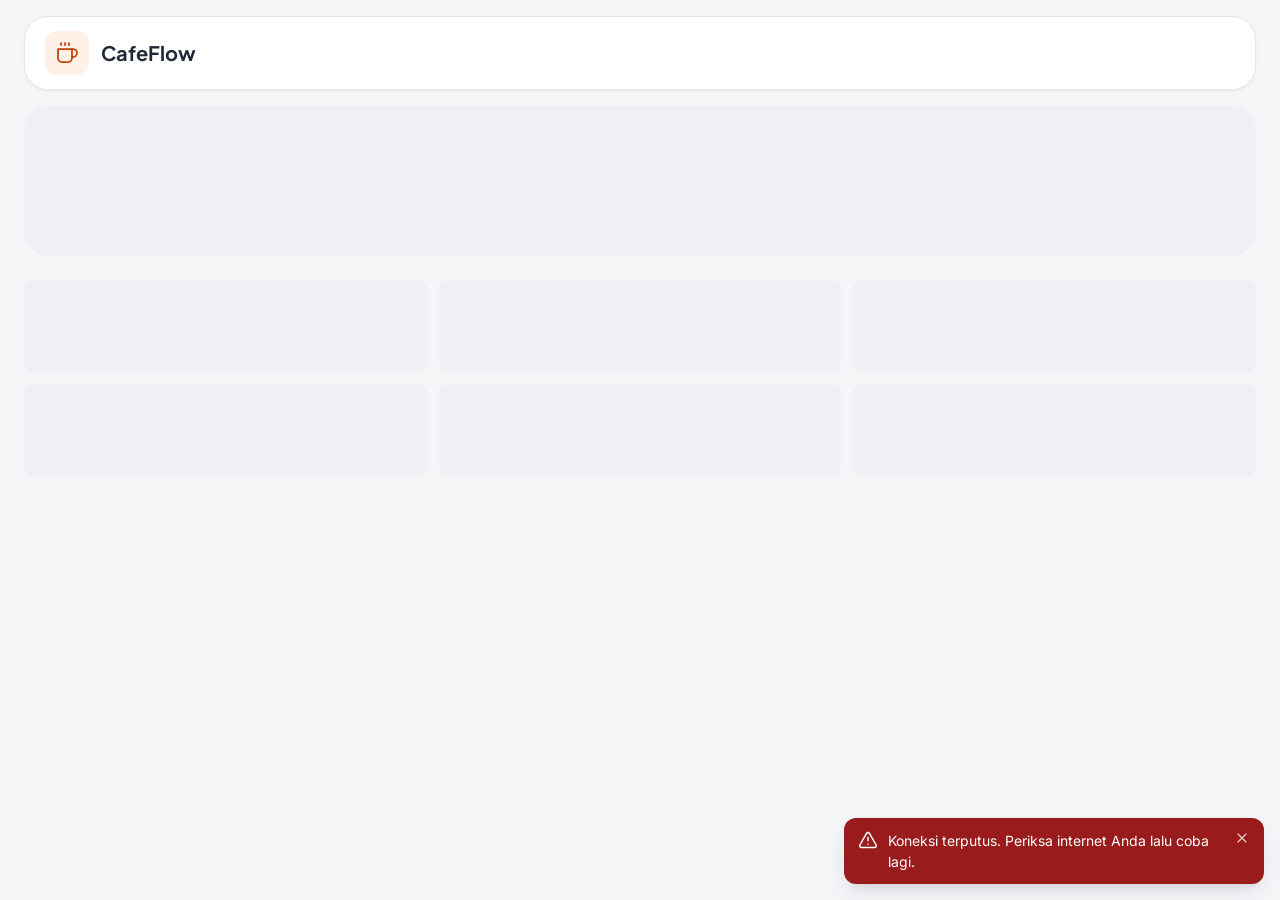
<file: index.html>
<!doctype html>
<html lang="id">
<head>
  <meta charset="utf-8">
  <meta name="viewport" content="width=device-width, initial-scale=1, viewport-fit=cover">
  <title>Menu & Price List</title>
  <meta name="description" content="Pesan menu langsung dari meja lewat QR, bayar digital, dan lihat price list cafe & steam.">
  <meta name="theme-color" content="#C2410C">
  <link rel="icon" href="favicon.svg">
  <link rel="preconnect" href="https://fonts.googleapis.com">
  <link rel="preconnect" href="https://fonts.gstatic.com" crossorigin>
  <link href="https://fonts.googleapis.com/css2?family=Inter:wght@400;500;600;700&family=Plus+Jakarta+Sans:wght@500;600;700;800&display=swap" rel="stylesheet">
  <link rel="stylesheet" href="css/style.css?v=1.0.2">
</head>
<body>
  <div id="app" aria-live="polite"></div>
  <div class="print-area" id="print-area"></div>
  <noscript>Aktifkan JavaScript untuk membuka menu.</noscript>
  <script src="js/config.js?v=1.0.2"></script>
  <script src="js/core.js?v=1.0.2"></script>
  <script src="js/qr.js?v=1.0.2"></script>
  <script src="js/customer.js?v=1.0.2"></script>
</body>
</html>
</file>
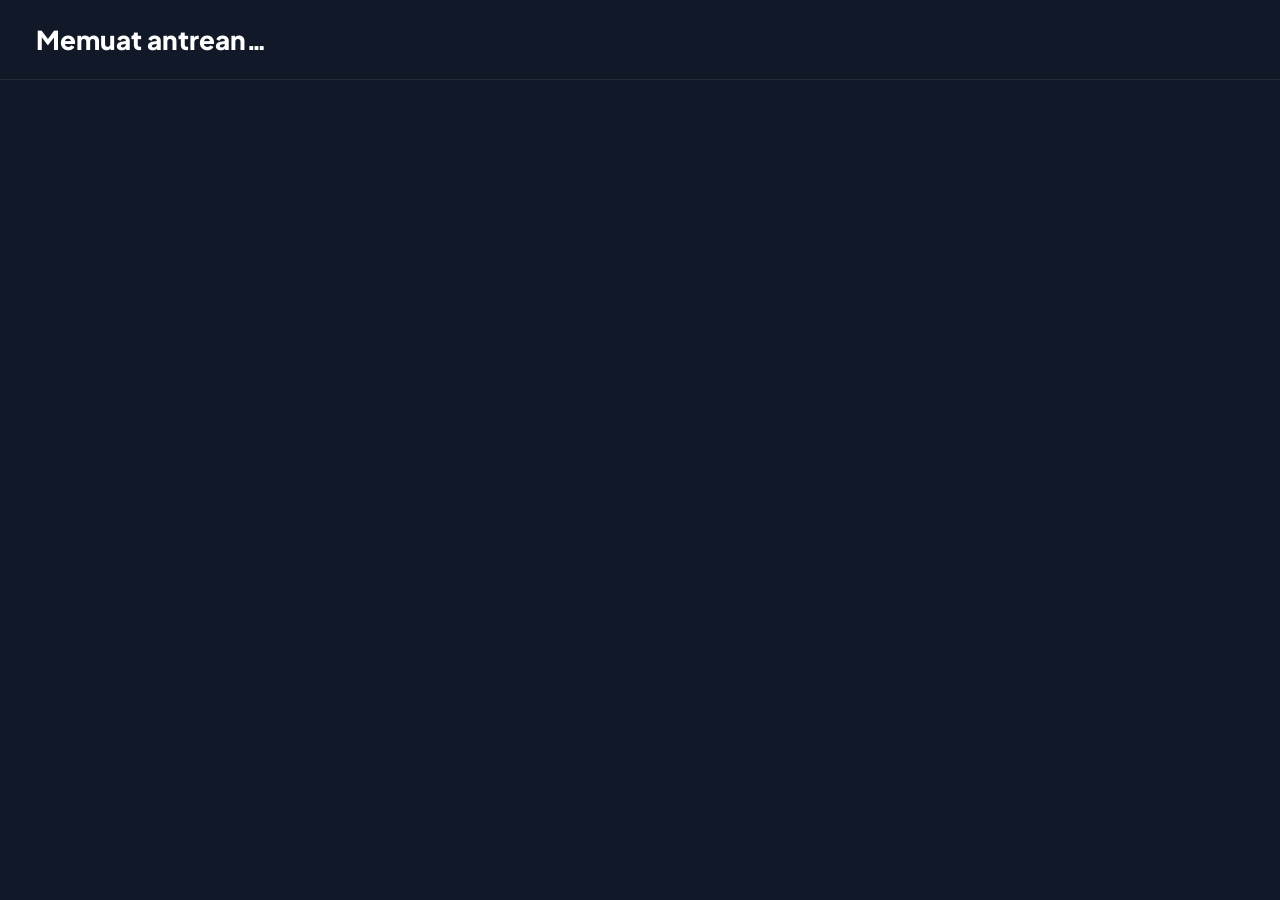
<file: antrean.html>
<!doctype html>
<html lang="id">
<head>
  <meta charset="utf-8">
  <meta name="viewport" content="width=device-width, initial-scale=1">
  <title>Layar Antrean</title>
  <meta name="robots" content="noindex">
  <link rel="icon" href="favicon.svg">
  <link rel="preconnect" href="https://fonts.googleapis.com">
  <link rel="preconnect" href="https://fonts.gstatic.com" crossorigin>
  <link href="https://fonts.googleapis.com/css2?family=Inter:wght@400;500;600&family=Plus+Jakarta+Sans:wght@600;700;800&display=swap" rel="stylesheet">
  <link rel="stylesheet" href="css/style.css?v=1.0.2">
</head>
<body style="background:#111827">
  <div id="app"></div>
  <script src="js/config.js?v=1.0.2"></script>
  <script src="js/core.js?v=1.0.2"></script>
  <script src="js/antrean.js?v=1.0.2"></script>
</body>
</html>
</file>
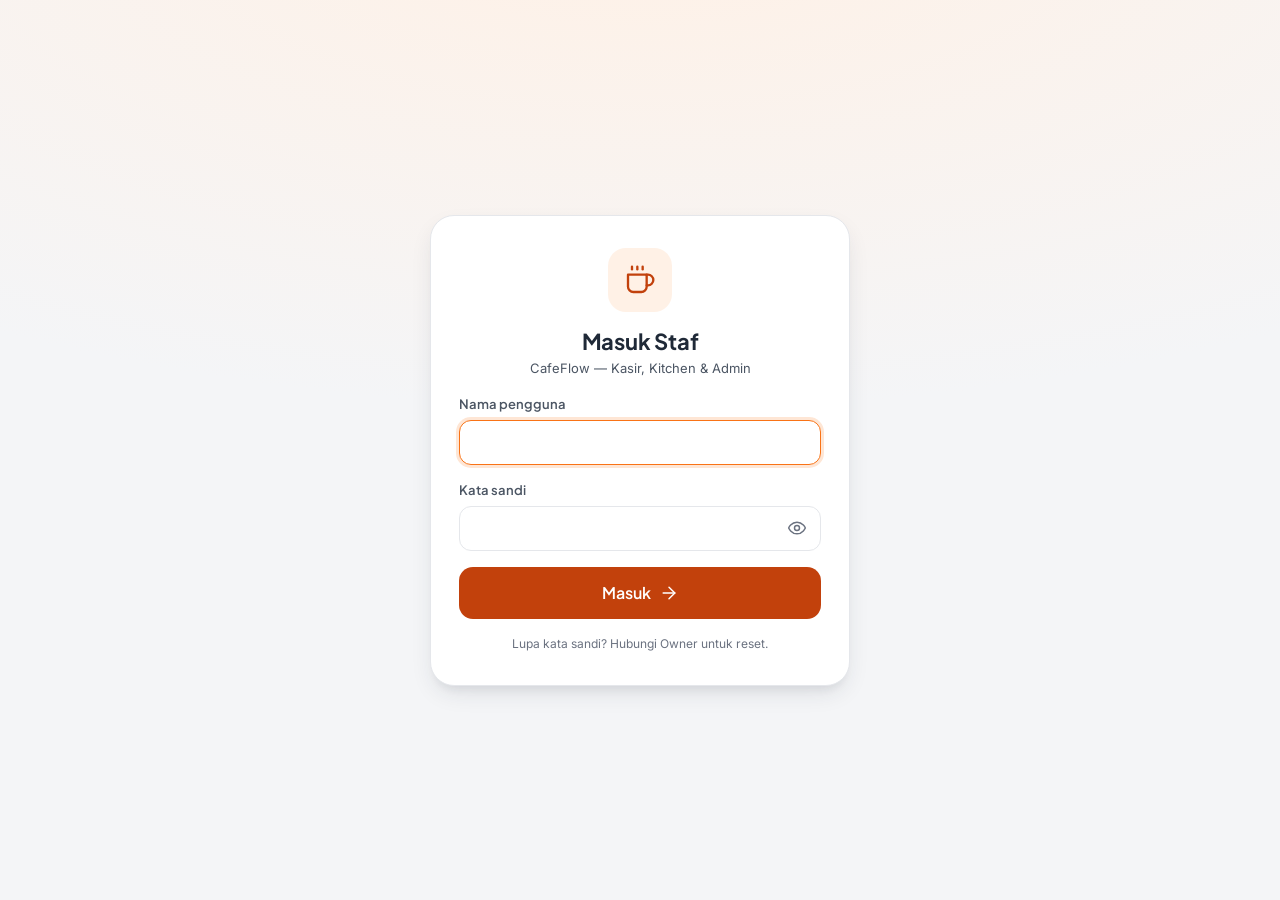
<file: staff.html>
<!doctype html>
<html lang="id">
<head>
  <meta charset="utf-8">
  <meta name="viewport" content="width=device-width, initial-scale=1, viewport-fit=cover">
  <title>Staf — Kasir, Kitchen & Admin</title>
  <meta name="robots" content="noindex, nofollow">
  <meta name="theme-color" content="#C2410C">
  <link rel="icon" href="favicon.svg">
  <link rel="preconnect" href="https://fonts.googleapis.com">
  <link rel="preconnect" href="https://fonts.gstatic.com" crossorigin>
  <link href="https://fonts.googleapis.com/css2?family=Inter:wght@400;500;600;700&family=Plus+Jakarta+Sans:wght@500;600;700;800&display=swap" rel="stylesheet">
  <link rel="stylesheet" href="css/style.css?v=1.0.2">
</head>
<body>
  <div id="app"></div>
  <div class="print-area" id="print-area"></div>
  <noscript>Aktifkan JavaScript untuk membuka dashboard staf.</noscript>
  <script src="js/config.js?v=1.0.2"></script>
  <script src="js/core.js?v=1.0.2"></script>
  <script src="js/qr.js?v=1.0.2"></script>
  <script src="js/chart.js?v=1.0.2"></script>
  <script src="js/xlsx.js?v=1.0.2"></script>
  <script src="js/staff.js?v=1.0.2"></script>
  <script src="js/admin.js?v=1.0.2"></script>
</body>
</html>
</file>
<file: css/style.css>
/* =====================================================================
   CafeFlow — Design System "Warm Modern Culinary"
   Warna utama & aksen dapat diganti Owner (Pengaturan → Identitas);
   nilai di bawah adalah default dan ditimpa lewat CSS variable oleh core.js
   ===================================================================== */
:root {
  --primary: #C2410C; --primary-hover: #9A3412; --primary-press: #7C2D12; --on-primary: #FFFFFF;
  --accent: #F97316; --accent-tint: #FFF1E6; --accent-line: #FDBA8C;
  --green: #15803D; --green-tint: #DCFCE7; --amber: #92400E; --amber-tint: #FEF3C7; --amber-line: #F59E0B;
  --red: #DC2626; --red-text: #991B1B; --red-tint: #FEE2E2; --blue: #1E40AF; --blue-tint: #DBEAFE; --neutral-tint: #F1F5F9;
  --bg: #F4F5F7; --surface: #FFFFFF; --surface-2: #F9FAFB; --soft: #EFF4FF; --soft-2: #F3F4F6;
  --text: #1F2937; --muted: #4B5563; --faint: #6B7280; --placeholder: #9CA3AF; --border: #E5E7EB; --border-strong: #D1D5DB; --dark: #1F2937;
  --r-xs: 6px; --r-sm: 8px; --r: 12px; --r-lg: 16px; --r-xl: 24px;
  --sh1: 0 1px 3px rgba(31,41,55,.04), 0 1px 2px rgba(31,41,55,.02);
  --sh2: 0 4px 6px -1px rgba(31,41,55,.07), 0 2px 4px -2px rgba(31,41,55,.05);
  --sh3: 0 10px 25px -5px rgba(31,41,55,.12), 0 8px 10px -6px rgba(31,41,55,.08);
  --font-head: 'Plus Jakarta Sans', 'Inter', system-ui, -apple-system, 'Segoe UI', Roboto, sans-serif;
  --font-body: 'Inter', system-ui, -apple-system, 'Segoe UI', Roboto, sans-serif;
  --ease: cubic-bezier(.2,.8,.2,1);
  --safe-b: env(safe-area-inset-bottom, 0px);
}
*, *::before, *::after { box-sizing: border-box; }
html { -webkit-text-size-adjust: 100%; }
body { margin: 0; font-family: var(--font-body); font-size: 15px; line-height: 1.5; color: var(--text); background: var(--bg); -webkit-font-smoothing: antialiased; }
h1, h2, h3, h4, .head { font-family: var(--font-head); margin: 0; line-height: 1.25; letter-spacing: -.01em; }
h1 { font-size: 28px; font-weight: 700; } h2 { font-size: 22px; font-weight: 700; } h3 { font-size: 18px; font-weight: 600; } h4 { font-size: 15px; font-weight: 600; }
p { margin: 0; }
a { color: var(--primary); text-decoration: none; } a:hover { text-decoration: underline; }
img { max-width: 100%; display: block; }
button, input, select, textarea { font: inherit; color: inherit; }
button { cursor: pointer; background: none; border: 0; padding: 0; }
:focus-visible { outline: 2px solid var(--accent); outline-offset: 2px; border-radius: 6px; }
::placeholder { color: var(--placeholder); }
.sr-only { position: absolute; width: 1px; height: 1px; overflow: hidden; clip: rect(0 0 0 0); white-space: nowrap; }
.hide, [hidden] { display: none !important; }
.tnum { font-variant-numeric: tabular-nums; }
.row { display: flex; align-items: center; gap: 8px; } .row.top { align-items: flex-start; } .col { display: flex; flex-direction: column; gap: 8px; }
.between { justify-content: space-between; } .wrap { flex-wrap: wrap; } .grow { flex: 1; min-width: 0; } .center { text-align: center; } .right { text-align: right; } .nowrap { white-space: nowrap; }
.gap-4 { gap: 4px; } .gap-8 { gap: 8px; } .gap-12 { gap: 12px; } .gap-16 { gap: 16px; } .gap-24 { gap: 24px; }
.mt-4 { margin-top: 4px; } .mt-8 { margin-top: 8px; } .mt-12 { margin-top: 12px; } .mt-16 { margin-top: 16px; } .mt-24 { margin-top: 24px; } .mb-8 { margin-bottom: 8px; } .mb-12 { margin-bottom: 12px; } .mb-16 { margin-bottom: 16px; }
.muted { color: var(--muted); } .faint { color: var(--faint); } .small { font-size: 13px; } .xs { font-size: 12px; } .bold { font-weight: 700; } .semi { font-weight: 600; }
.green { color: var(--green); } .orange { color: var(--primary); } .red { color: var(--red-text); } .amber { color: var(--amber); }
.price { font-family: var(--font-head); font-weight: 700; color: var(--green); font-variant-numeric: tabular-nums; }
.strike { text-decoration: line-through; color: var(--placeholder); font-size: 12px; }
.clamp2 { display: -webkit-box; -webkit-line-clamp: 2; -webkit-box-orient: vertical; overflow: hidden; }
.ellipsis { white-space: nowrap; overflow: hidden; text-overflow: ellipsis; }
.ic { width: 20px; height: 20px; flex: none; stroke: currentColor; fill: none; stroke-width: 1.75; stroke-linecap: round; stroke-linejoin: round; }
.ic.sm { width: 16px; height: 16px; } .ic.lg { width: 24px; height: 24px; } .ic.xl { width: 32px; height: 32px; }

/* ---------- Tombol ---------- */
.btn { display: inline-flex; align-items: center; justify-content: center; gap: 8px; min-height: 44px; padding: 0 18px; border-radius: var(--r); font-family: var(--font-head); font-weight: 600; font-size: 14px; line-height: 1; border: 1px solid transparent; transition: background .15s var(--ease), border-color .15s, transform .1s, box-shadow .15s; white-space: nowrap; user-select: none; }
.btn:active:not(:disabled) { transform: scale(.98); }
.btn:disabled, .btn[aria-disabled="true"] { opacity: .5; cursor: not-allowed; }
.btn-primary { background: var(--primary); color: var(--on-primary); } .btn-primary:hover:not(:disabled) { background: var(--primary-hover); } .btn-primary:active:not(:disabled) { background: var(--primary-press); }
.btn-dark { background: var(--dark); color: #fff; } .btn-dark:hover:not(:disabled) { background: #111827; }
.btn-secondary { background: var(--surface); border-color: var(--border); color: var(--text); } .btn-secondary:hover:not(:disabled) { background: var(--surface-2); border-color: var(--border-strong); }
.btn-soft { background: var(--soft); color: var(--text); } .btn-soft:hover:not(:disabled) { background: #E3EBFC; }
.btn-tint { background: var(--accent-tint); color: var(--primary-hover); } .btn-tint:hover:not(:disabled) { background: #FFE4CC; }
.btn-ghost { background: transparent; color: var(--muted); } .btn-ghost:hover:not(:disabled) { background: var(--soft-2); color: var(--text); }
.btn-danger { background: var(--red); color: #fff; } .btn-danger:hover:not(:disabled) { background: #B91C1C; }
.btn-danger-o { background: var(--surface); color: var(--red-text); border-color: #FCA5A5; } .btn-danger-o:hover:not(:disabled) { background: var(--red-tint); }
.btn-success { background: var(--green-tint); color: #14532D; border-color: #86EFAC; } .btn-success:hover:not(:disabled) { background: #BBF7D0; }
.btn-sm { min-height: 36px; padding: 0 12px; font-size: 13px; border-radius: 10px; }
.btn-lg { min-height: 52px; padding: 0 22px; font-size: 16px; border-radius: 14px; }
.btn-block { width: 100%; }
.btn-icon { width: 44px; padding: 0; } .btn-icon.btn-sm { width: 36px; }
.btn .spin { width: 16px; height: 16px; border: 2px solid currentColor; border-right-color: transparent; border-radius: 50%; animation: spin .7s linear infinite; }
@keyframes spin { to { transform: rotate(360deg); } }

/* ---------- Chip, badge, pill ---------- */
.chip { display: inline-flex; align-items: center; gap: 6px; min-height: 40px; padding: 0 16px; border-radius: 999px; border: 1px solid var(--border); background: var(--surface); color: var(--muted); font-size: 14px; font-weight: 500; white-space: nowrap; transition: all .15s; }
.chip:hover { border-color: var(--border-strong); color: var(--text); }
.chip.on { background: var(--accent-tint); border-color: var(--accent); color: var(--primary-hover); font-weight: 600; }
.chip .n { font-size: 12px; background: var(--soft-2); border-radius: 99px; padding: 1px 7px; color: var(--faint); }
.chip.on .n { background: #fff; color: var(--primary-hover); }
.badge { display: inline-flex; align-items: center; gap: 4px; padding: 3px 10px; border-radius: 999px; font-size: 12px; font-weight: 600; line-height: 1.4; white-space: nowrap; font-family: var(--font-head); }
.badge .ic { width: 13px; height: 13px; stroke-width: 2.2; }
.b-orange { background: var(--accent-tint); color: var(--primary-hover); } .b-green { background: var(--green-tint); color: #14532D; } .b-amber { background: var(--amber-tint); color: var(--amber); }
.b-red { background: var(--red-tint); color: var(--red-text); } .b-blue { background: var(--blue-tint); color: var(--blue); } .b-neutral { background: var(--neutral-tint); color: #475569; } .b-dark { background: rgba(17,24,39,.78); color: #fff; } .b-white { background: rgba(255,255,255,.95); color: var(--text); box-shadow: var(--sh1); }
.b-solid-red { background: var(--red); color: #fff; } .b-solid-orange { background: var(--primary); color: #fff; }
.dot { width: 8px; height: 8px; border-radius: 50%; background: currentColor; display: inline-block; flex: none; }
.pill-meja { white-space: nowrap; flex: none; display: inline-flex; align-items: center; gap: 8px; padding: 8px 14px; border-radius: 999px; font-size: 14px; font-weight: 600; font-family: var(--font-head); background: var(--green-tint); color: var(--green); border: 1px solid #A7F3D0; }
.pill-meja.off { background: var(--amber-tint); color: var(--amber); border-color: #FCD34D; }
.pill-meja .sep { width: 1px; height: 14px; background: currentColor; opacity: .35; }

/* ---------- Kartu & panel ---------- */
.card { background: var(--surface); border: 1px solid var(--border); border-radius: var(--r-lg); box-shadow: var(--sh1); }
.card.pad { padding: 20px; } .card.pad-s { padding: 16px; }
.card-title { display: flex; align-items: center; justify-content: space-between; gap: 8px; margin-bottom: 14px; }
.card-title h3 { font-size: 17px; }
.soft-box { background: var(--surface-2); border: 1px solid var(--border); border-radius: var(--r); padding: 14px; }
.divider { height: 1px; background: var(--border); margin: 14px 0; } .divider.dash { background: none; border-top: 1px dashed var(--border-strong); }
.banner { display: flex; align-items: flex-start; gap: 10px; padding: 12px 14px; border-radius: var(--r); font-size: 14px; border: 1px solid transparent; }
.banner.info { background: var(--blue-tint); color: #1E3A8A; } .banner.warn { background: var(--amber-tint); color: var(--amber); border-color: #FDE68A; } .banner.ok { background: var(--green-tint); color: #14532D; border-color: #BBF7D0; } .banner.danger { background: var(--red-tint); color: var(--red-text); } .banner.orange { background: var(--accent-tint); color: var(--primary-hover); border-color: #FED7AA; }
.banner .ic { margin-top: 1px; }

/* ---------- Form ---------- */
.field { display: flex; flex-direction: column; gap: 6px; }
.label { font-size: 13px; font-weight: 600; color: var(--muted); font-family: var(--font-head); }
.label .req { color: var(--red); }
.label-up { font-size: 11px; font-weight: 600; letter-spacing: .06em; text-transform: uppercase; color: var(--faint); }
.input, .select, .textarea { width: 100%; min-height: 44px; padding: 10px 14px; border: 1px solid var(--border); border-radius: var(--r); background: var(--surface); font-size: 15px; transition: border-color .15s, box-shadow .15s; }
.input:focus, .select:focus, .textarea:focus { outline: none; border-color: var(--accent); box-shadow: 0 0 0 3px rgba(249,115,22,.18); }
.input.bad, .select.bad, .textarea.bad { border-color: var(--red); }
.input[readonly] { background: var(--surface-2); color: var(--muted); }
.textarea { min-height: 88px; resize: vertical; line-height: 1.45; }
.select { appearance: none; background-image: url("data:image/svg+xml,%3Csvg xmlns='http://www.w3.org/2000/svg' viewBox='0 0 24 24' fill='none' stroke='%236B7280' stroke-width='2' stroke-linecap='round'%3E%3Cpath d='m6 9 6 6 6-6'/%3E%3C/svg%3E"); background-repeat: no-repeat; background-position: right 12px center; background-size: 18px; padding-right: 38px; }
.help { font-size: 12px; color: var(--faint); } .err-msg { font-size: 12px; color: var(--red-text); display: flex; gap: 4px; align-items: center; }
.input-group { display: flex; gap: 8px; } .input-group .input { flex: 1; }
.search { position: relative; } .search .ic { position: absolute; left: 14px; top: 50%; transform: translateY(-50%); color: var(--placeholder); } .search .input { padding-left: 42px; border-radius: 999px; background: var(--surface); }
.switch { position: relative; display: inline-flex; align-items: center; gap: 10px; cursor: pointer; min-height: 32px; }
.switch input { position: absolute; opacity: 0; width: 1px; height: 1px; }
.switch .tr { width: 44px; height: 26px; border-radius: 99px; background: var(--border-strong); position: relative; transition: background .15s; flex: none; }
.switch .tr::after { content: ''; position: absolute; top: 3px; left: 3px; width: 20px; height: 20px; border-radius: 50%; background: #fff; box-shadow: var(--sh2); transition: transform .18s var(--ease); }
.switch input:checked + .tr { background: var(--primary); } .switch input:checked + .tr::after { transform: translateX(18px); }
.switch input:focus-visible + .tr { outline: 2px solid var(--accent); outline-offset: 2px; }
.check { display: flex; gap: 10px; align-items: center; cursor: pointer; } .check input { width: 20px; height: 20px; accent-color: var(--primary); }
.grid-form { display: grid; grid-template-columns: repeat(2, minmax(0, 1fr)); gap: 14px 16px; } .grid-form .full { grid-column: 1 / -1; }
@media (max-width: 640px) { .grid-form { grid-template-columns: 1fr; } }

/* Kartu pilihan (opsi menu, metode bayar) */
.opt { display: flex; align-items: center; gap: 12px; padding: 14px 16px; border-radius: var(--r); background: var(--soft); border: 1.5px solid transparent; cursor: pointer; transition: border-color .15s, background .15s; min-height: 56px; }
.opt:hover { border-color: var(--border-strong); }
.opt.on { background: var(--accent-tint); border-color: var(--accent); }
.opt input { position: absolute; opacity: 0; pointer-events: none; }
.opt .mark { width: 22px; height: 22px; flex: none; border: 2px solid var(--border-strong); border-radius: 50%; background: #fff; display: grid; place-items: center; }
.opt.multi .mark { border-radius: 6px; }
.opt.on .mark { border-color: var(--primary); background: var(--primary); }
.opt.on .mark::after { content: ''; width: 8px; height: 8px; border-radius: 50%; background: #fff; }
.opt.multi.on .mark::after { width: 10px; height: 6px; border-radius: 0; background: none; border: 2px solid #fff; border-top: 0; border-right: 0; transform: rotate(-45deg) translate(1px,-1px); }
.opt.disabled { opacity: .5; cursor: not-allowed; }

/* Stepper jumlah */
.stepper { display: inline-flex; align-items: center; gap: 4px; background: var(--surface); border: 1px solid var(--border); border-radius: 999px; padding: 3px; }
.stepper button { width: 32px; height: 32px; border-radius: 50%; display: grid; place-items: center; color: var(--text); }
.stepper button:hover { background: var(--soft-2); }
.stepper button.plus { background: var(--primary); color: #fff; } .stepper button.plus:hover { background: var(--primary-hover); }
.stepper .v { min-width: 24px; text-align: center; font-weight: 700; font-family: var(--font-head); font-variant-numeric: tabular-nums; }
.stepper.lg button { width: 44px; height: 44px; } .stepper.lg .v { min-width: 36px; font-size: 18px; }
.stepper button:disabled { opacity: .35; cursor: not-allowed; }

/* Segmented & tabs */
.seg { display: inline-flex; background: var(--soft-2); border-radius: 999px; padding: 4px; gap: 2px; }
.seg button { white-space: nowrap; min-height: 38px; padding: 0 16px; border-radius: 999px; font-weight: 600; font-size: 14px; color: var(--muted); font-family: var(--font-head); display: inline-flex; align-items: center; gap: 6px; }
.seg button.on { background: var(--surface); color: var(--text); box-shadow: var(--sh2); }
.tabs { display: flex; gap: 4px; border-bottom: 1px solid var(--border); overflow-x: auto; scrollbar-width: none; }
.tabs::-webkit-scrollbar { display: none; }
.tabs button { padding: 12px 14px; font-weight: 600; color: var(--faint); border-bottom: 2px solid transparent; margin-bottom: -1px; white-space: nowrap; font-family: var(--font-head); font-size: 14px; display: inline-flex; gap: 6px; align-items: center; }
.tabs button.on { color: var(--primary); border-bottom-color: var(--primary); }

/* Skeleton & kosong */
.skel { background: linear-gradient(90deg, #EEF0F3 25%, #F6F7F9 37%, #EEF0F3 63%); background-size: 400% 100%; animation: shimmer 1.3s ease infinite; border-radius: var(--r-sm); }
@keyframes shimmer { 0% { background-position: 100% 50%; } 100% { background-position: 0 50%; } }
.empty { text-align: center; padding: 40px 20px; color: var(--faint); display: flex; flex-direction: column; align-items: center; gap: 10px; }
.empty .art { width: 72px; height: 72px; border-radius: 50%; background: var(--accent-tint); display: grid; place-items: center; color: var(--primary); }
.empty .art .ic { width: 34px; height: 34px; }
.empty h4 { color: var(--text); }

/* Toast */
.toasts { position: fixed; bottom: 16px; right: 16px; z-index: 9999; display: flex; flex-direction: column; gap: 8px; pointer-events: none; max-width: min(420px, calc(100vw - 32px)); }
.toast { pointer-events: auto; display: flex; align-items: flex-start; gap: 10px; padding: 12px 14px; border-radius: var(--r); background: #111827; color: #fff; box-shadow: var(--sh3); font-size: 14px; animation: toastIn .22s var(--ease); }
.toast.ok { background: #14532D; } .toast.err { background: #991B1B; } .toast.warn { background: #92400E; } .toast.info { background: #1E3A8A; }
.toast button { color: inherit; opacity: .8; margin-left: auto; }
@keyframes toastIn { from { opacity: 0; transform: translateY(-8px); } to { opacity: 1; transform: none; } }
@media (max-width: 640px) { .toasts { left: 16px; right: 16px; top: 12px; bottom: auto; margin: 0 auto; } }

/* Modal & bottom sheet */
.backdrop { position: fixed; inset: 0; background: rgba(31,41,55,.45); backdrop-filter: blur(4px); -webkit-backdrop-filter: blur(4px); z-index: 950; display: flex; align-items: center; justify-content: center; padding: 16px; animation: fade .18s ease; }
@keyframes fade { from { opacity: 0; } }
.modal { background: var(--surface); border-radius: var(--r-xl); box-shadow: var(--sh3); width: 100%; max-width: 520px; max-height: calc(100vh - 32px); display: flex; flex-direction: column; animation: pop .22s var(--ease); }
.modal.lg { max-width: 760px; } .modal.sm { max-width: 420px; }
@keyframes pop { from { opacity: 0; transform: translateY(12px) scale(.98); } }
.modal-head { display: flex; align-items: center; gap: 12px; padding: 18px 20px 12px; }
.modal-head h3 { flex: 1; }
.modal-body { padding: 4px 20px 16px; overflow-y: auto; }
.modal-foot { display: flex; gap: 10px; justify-content: flex-end; padding: 14px 20px 18px; border-top: 1px solid var(--border); flex-wrap: wrap; }
.modal-foot .btn { flex: 0 1 auto; }
@media (max-width: 640px) {
  .backdrop { align-items: flex-end; padding: 0; }
  .modal { max-width: none !important; border-radius: 24px 24px 0 0; max-height: 92vh; animation: sheetUp .26s var(--ease); padding-bottom: var(--safe-b); }
  .modal::before { content: ''; width: 40px; height: 4px; border-radius: 4px; background: var(--border-strong); margin: 8px auto 0; flex: none; }
  .modal-foot .btn { flex: 1; }
}
@keyframes sheetUp { from { transform: translateY(40px); opacity: .6; } }

/* Tabel data */
.table-wrap { overflow-x: auto; border: 1px solid var(--border); border-radius: var(--r-lg); background: var(--surface); }
table.tbl { width: 100%; border-collapse: collapse; font-size: 14px; }
.tbl th { position: sticky; top: 0; background: var(--surface-2); text-align: left; font-size: 11px; font-weight: 600; letter-spacing: .06em; text-transform: uppercase; color: var(--faint); padding: 12px 14px; border-bottom: 1px solid var(--border); white-space: nowrap; font-family: var(--font-head); }
.tbl th.sortable { cursor: pointer; } .tbl th.sortable:hover { color: var(--text); }
.tbl td { padding: 12px 14px; border-bottom: 1px solid var(--border); vertical-align: middle; }
.tbl tr:last-child td { border-bottom: 0; } .tbl tbody tr:hover td { background: var(--surface-2); }
.tbl .num { text-align: right; font-variant-numeric: tabular-nums; white-space: nowrap; }
.tbl .acts { white-space: nowrap; text-align: right; }
.thumb { width: 44px; height: 44px; border-radius: 10px; object-fit: cover; background: var(--soft-2); flex: none; }
.pager { display: flex; align-items: center; justify-content: space-between; gap: 12px; padding: 12px 4px 0; flex-wrap: wrap; font-size: 13px; color: var(--faint); }
.pager .pages { display: flex; gap: 4px; }
.pager button { min-width: 36px; height: 36px; border-radius: 999px; border: 1px solid var(--border); background: var(--surface); font-weight: 600; font-size: 13px; }
.pager button.on { background: var(--primary); color: #fff; border-color: var(--primary); }
.pager button:disabled { opacity: .4; cursor: not-allowed; }

/* Placeholder foto (tanpa gambar) */
.ph { background: linear-gradient(135deg, #FFF1E6 0%, #FDE7D3 100%); color: #EA8A4A; display: grid; place-items: center; position: relative; overflow: hidden; }
.ph .ic { width: 34%; height: 34%; max-width: 56px; max-height: 56px; opacity: .55; stroke-width: 1.4; }
.ph .ini { position: absolute; bottom: 8px; right: 10px; font-family: var(--font-head); font-weight: 800; font-size: 22px; opacity: .25; }
.ph.alt { background: linear-gradient(135deg, #EFF4FF 0%, #E0E9FB 100%); color: #6B83C9; }

/* =====================================================================
   HALAMAN PELANGGAN
   ===================================================================== */
.cx { max-width: 1440px; margin: 0 auto; padding: 16px 24px 40px; }
.cx-head { display: flex; align-items: center; gap: 20px; background: var(--surface); border: 1px solid var(--border); border-radius: var(--r-xl); padding: 14px 20px; box-shadow: var(--sh1); }
.brand { display: flex; align-items: center; gap: 12px; min-width: 0; }
.brand .logo { width: 44px; height: 44px; border-radius: 12px; background: var(--accent-tint); display: grid; place-items: center; color: var(--primary); flex: none; overflow: hidden; }
.brand .logo img { width: 100%; height: 100%; object-fit: cover; }
.brand .name { font-family: var(--font-head); font-weight: 700; font-size: 20px; line-height: 1.1; }
.brand .tag { font-size: 13px; color: var(--faint); }
.cx-head .search { flex: 1; max-width: 720px; margin: 0 auto; }
.cx-tabs { display: flex; justify-content: center; margin: 16px 0 4px; }
.cx-grid > section { min-width: 0; }
.cx-grid { display: grid; grid-template-columns: minmax(0, 1fr) 420px; gap: 28px; margin-top: 20px; align-items: start; }
.sec-head { display: flex; align-items: center; justify-content: space-between; gap: 12px; margin: 26px 0 14px; flex-wrap: wrap; }
.sec-head h2 { font-size: 22px; display: flex; align-items: center; gap: 10px; }
.cnt-down { display: inline-flex; align-items: center; gap: 8px; padding: 6px 14px; border-radius: 999px; background: var(--surface); border: 1px solid var(--border); font-size: 14px; color: var(--muted); }
.cnt-down b { color: var(--red); font-variant-numeric: tabular-nums; font-family: var(--font-head); }
.cnt-down .ic { color: var(--red); width: 16px; height: 16px; }
.chips { display: flex; gap: 8px; overflow-x: auto; scrollbar-width: none; padding: 2px; }
.chips::-webkit-scrollbar { display: none; }
.prod-grid { display: grid; grid-template-columns: repeat(auto-fill, minmax(220px, 1fr)); gap: 16px; }
.prod { background: var(--surface); border: 1px solid var(--border); border-radius: var(--r-lg); padding: 12px; display: flex; flex-direction: column; box-shadow: var(--sh1); transition: box-shadow .18s, transform .18s; }
.prod:hover { box-shadow: var(--sh2); }
.prod .media { position: relative; aspect-ratio: 1 / 1; border-radius: 12px; overflow: hidden; background: var(--soft-2); cursor: pointer; }
.prod .media img { width: 100%; height: 100%; object-fit: cover; transition: transform .3s var(--ease); }
.prod:hover .media img { transform: scale(1.03); }
.prod .media .tl { position: absolute; left: 10px; bottom: 10px; } .prod .media .tr { position: absolute; right: 10px; top: 10px; }
.prod .media .cc { position: absolute; inset: 0; display: grid; place-items: center; }
.prod.habis .media img, .prod.habis .media .ph { filter: grayscale(1); opacity: .55; }
.prod.habis .nm { color: var(--faint); }
.prod .nm { margin-top: 12px; font-weight: 600; font-size: 15px; cursor: pointer; }
.prod .sub { font-size: 12px; color: var(--faint); margin-top: 2px; min-height: 18px; }
.prod .foot { margin-top: auto; padding-top: 12px; border-top: 1px solid var(--soft-2); display: flex; align-items: center; justify-content: space-between; gap: 8px; min-height: 52px; }
.prod .foot .price { font-size: 16px; }
.prod .disc { color: var(--red); font-size: 12px; font-weight: 700; margin-right: 6px; }
.promo-row { display: grid; grid-auto-flow: column; grid-auto-columns: minmax(220px, 1fr); gap: 16px; overflow-x: auto; scrollbar-width: none; padding-bottom: 4px; }
.promo-row::-webkit-scrollbar { display: none; }

/* Panel pesanan (kanan) */
.panel { position: sticky; top: 16px; background: var(--surface); border: 1px solid var(--border); border-radius: var(--r-xl); box-shadow: var(--sh2); padding: 22px; display: flex; flex-direction: column; gap: 4px; max-height: calc(100vh - 32px); overflow-y: auto; }
.panel h3 { font-size: 17px; }
.panel > * { flex-shrink: 0; }
.info-box { background: var(--surface-2); border: 1px solid var(--border); border-radius: var(--r); padding: 14px; display: flex; flex-direction: column; gap: 10px; }
.lock-row { display: flex; align-items: center; gap: 8px; padding-top: 10px; border-top: 1px solid var(--border); font-weight: 600; }
.lock-row .faint { font-weight: 400; font-size: 13px; }
.line { display: flex; align-items: center; gap: 12px; padding: 10px; border-radius: var(--r); background: var(--surface); border: 1px solid var(--border); }
.line .thumb { width: 56px; height: 56px; }
.line .nm { font-weight: 600; font-size: 14px; }
.line .op { font-size: 12px; color: var(--faint); }
.line .note { font-size: 12px; color: var(--primary-hover); }
.lines { display: flex; flex-direction: column; gap: 10px; max-height: 340px; overflow-y: auto; padding-right: 2px; }
.sum-row { display: flex; justify-content: space-between; gap: 12px; font-size: 14px; color: var(--muted); padding: 3px 0; }
.sum-row b { color: var(--text); font-weight: 600; font-variant-numeric: tabular-nums; }
.sum-row.dsc, .sum-row.dsc b { color: var(--green); }
.total-row { display: flex; justify-content: space-between; align-items: flex-end; gap: 12px; margin-top: 6px; }
.total-row .big { font-size: 30px; font-family: var(--font-head); font-weight: 800; color: var(--green); letter-spacing: -.02em; font-variant-numeric: tabular-nums; line-height: 1; }

/* Bilah bawah & header mobile */
.mob-head { display: none; }
.bottom-bar { display: none; }
@media (max-width: 1100px) { .cx-grid { grid-template-columns: minmax(0, 1fr) 360px; gap: 20px; } }
@media (max-width: 900px) {
  .cx { padding: 0 0 120px; }
  .cx-head { display: none; }
  .mob-head { display: flex; align-items: center; gap: 10px; position: sticky; top: 0; z-index: 50; background: rgba(255,255,255,.96); backdrop-filter: blur(10px); padding: 12px 16px; border-bottom: 1px solid var(--border); }
  .mob-head .brand .name { font-size: 18px; } .mob-head .brand .logo { width: 36px; height: 36px; background: transparent; }
  .mob-head .pill-meja { padding: 6px 10px; font-size: 13px; background: var(--accent-tint); color: var(--primary); border-color: #FED7AA; }
  .mob-head .pill-meja.off { background: var(--amber-tint); color: var(--amber); }
  .mob-head .av { width: 40px; height: 40px; border-radius: 50%; background: var(--primary); color: #fff; display: grid; place-items: center; position: relative; }
  .mob-head .av .cnt { position: absolute; top: -4px; right: -4px; min-width: 18px; height: 18px; border-radius: 9px; background: var(--green); color: #fff; font-size: 11px; font-weight: 700; display: grid; place-items: center; padding: 0 4px; border: 2px solid #fff; }
  .mob-search { padding: 8px 16px 0; }
  .cx-main { padding: 0 16px; }
  .cx-grid { grid-template-columns: minmax(0, 1fr); margin-top: 8px; }
  .cx-grid > section { min-width: 0; }
  .seg .tab-status { display: none; }
  .panel { display: none; }
  .chips-sticky { position: sticky; top: 64px; z-index: 40; background: var(--bg); padding: 10px 16px; margin: 0 -16px; }
  .prod-grid { grid-template-columns: repeat(2, minmax(0, 1fr)); gap: 12px; }
  .prod { padding: 10px; } .prod .media { aspect-ratio: 4 / 3; }
  .prod .foot { flex-direction: column; align-items: stretch; border-top: 0; padding-top: 6px; }
  .prod .foot .btn { width: 100%; min-height: 44px; background: var(--primary); color: #fff; border: 0; }
  .prod .foot .btn.habis { background: #DDE5F3; color: #64748B; }
  .prod .foot .stepper { justify-content: space-between; width: 100%; background: var(--surface-2); border-radius: 12px; border: 0; padding: 4px; }
  .prod .foot .stepper button { width: 44px; height: 40px; border-radius: 10px; background: #fff; border: 1px solid var(--border); }
  .prod .foot .stepper button.plus { background: var(--primary); border: 0; }
  .promo-row { grid-auto-columns: 86%; padding: 0 16px; margin: 0 -16px; }
  .promo-row .prod { flex-direction: row; gap: 12px; align-items: stretch; }
  .promo-row .prod .media { width: 112px; aspect-ratio: auto; flex: none; }
  .promo-row .prod .body { display: flex; flex-direction: column; flex: 1; min-width: 0; }
  .promo-row .prod .nm { margin-top: 0; }
  .promo-row .prod .foot { flex-direction: row; align-items: center; }
  .promo-row .prod .foot .btn { width: auto; }
  .promo-row .prod .foot .stepper { width: auto; background: none; }
  .sec-head { margin: 20px 0 12px; } .sec-head h2 { font-size: 18px; }
  .bottom-bar { display: flex; position: fixed; left: 0; right: 0; bottom: 0; z-index: 60; align-items: center; gap: 12px; padding: 12px 16px calc(12px + var(--safe-b)); background: rgba(255,255,255,.95); backdrop-filter: blur(12px); border-top: 1px solid var(--border); box-shadow: 0 -8px 24px rgba(31,41,55,.08); }
  .bottom-bar .bag { width: 48px; height: 48px; border-radius: 14px; background: var(--accent-tint); color: var(--primary); display: grid; place-items: center; position: relative; flex: none; }
  .bottom-bar .bag .cnt { position: absolute; top: -6px; right: -6px; min-width: 22px; height: 22px; border-radius: 11px; background: var(--red); color: #fff; font-size: 12px; font-weight: 700; display: grid; place-items: center; padding: 0 5px; border: 2px solid #fff; }
  .bottom-bar .tot { font-family: var(--font-head); font-weight: 800; font-size: 22px; color: var(--green); line-height: 1.1; font-variant-numeric: tabular-nums; }
  .cx-tabs { margin: 10px 16px 0; }
  .cx-tabs .seg { width: 100%; } .cx-tabs .seg button { flex: 1; justify-content: center; }
}
@media (min-width: 901px) { .mob-only { display: none !important; } }
@media (max-width: 900px) { .desk-only { display: none !important; } }

/* Detail menu */
.det-media { position: relative; aspect-ratio: 16 / 10; border-radius: var(--r-lg); overflow: hidden; background: var(--soft-2); }
.det-media img { width: 100%; height: 100%; object-fit: cover; }
.det-media .tl { position: absolute; top: 12px; left: 12px; } .det-media .tr { position: absolute; top: 12px; right: 12px; }
.grp-head { display: flex; align-items: center; gap: 8px; margin: 18px 0 10px; font-weight: 600; font-family: var(--font-head); }
.grp-head .ic { color: var(--primary); }
.quick-notes { display: flex; gap: 8px; overflow-x: auto; scrollbar-width: none; padding-top: 8px; }
.quick-notes button { flex: none; padding: 6px 12px; border-radius: 999px; background: var(--soft); font-size: 13px; color: var(--muted); min-height: 34px; }
.quick-notes button:hover { background: #E3EBFC; color: var(--text); }
.qty-box { display: flex; align-items: center; justify-content: space-between; gap: 12px; background: var(--soft); border-radius: var(--r-lg); padding: 14px 16px; margin-top: 16px; }

/* Halaman alur (bayar, status, struk) — lebar sedang */
.flow { max-width: 640px; margin: 0 auto; padding: 16px 16px 120px; display: flex; flex-direction: column; gap: 14px; }
.flow-head { display: flex; align-items: center; gap: 12px; padding: 4px 0; }
.flow-head h2 { font-size: 19px; } .flow-head .sub { font-size: 13px; color: var(--faint); }
.back-btn { width: 44px; height: 44px; border-radius: 14px; background: var(--surface); border: 1px solid var(--border); display: grid; place-items: center; flex: none; }
.sticky-foot { position: fixed; left: 0; right: 0; bottom: 0; z-index: 60; background: rgba(255,255,255,.96); backdrop-filter: blur(12px); border-top: 1px solid var(--border); padding: 12px 16px calc(12px + var(--safe-b)); }
.sticky-foot .in { max-width: 640px; margin: 0 auto; display: flex; flex-direction: column; gap: 10px; }
.pay-opt { display: flex; gap: 14px; align-items: flex-start; padding: 16px; border-radius: var(--r-lg); background: var(--surface); border: 1.5px solid var(--border); cursor: pointer; position: relative; transition: border-color .15s, background .15s; }
.pay-opt:hover { border-color: var(--border-strong); }
.pay-opt.on { border-color: var(--accent); background: var(--accent-tint); }
.pay-opt .pi { width: 48px; height: 48px; border-radius: 14px; background: var(--soft); display: grid; place-items: center; color: var(--primary); flex: none; }
.pay-opt.on .pi { background: #fff; }
.pay-opt .chk { width: 26px; height: 26px; border-radius: 50%; border: 2px solid var(--border-strong); display: grid; place-items: center; flex: none; margin-left: auto; background: #fff; }
.pay-opt.on .chk { background: var(--primary); border-color: var(--primary); color: #fff; }
.pay-opt .subs { display: flex; gap: 6px; flex-wrap: wrap; margin-top: 10px; }
.pay-opt .subs button { padding: 6px 12px; border-radius: 999px; border: 1px solid var(--border); background: #fff; font-size: 13px; font-weight: 600; min-height: 34px; }
.pay-opt .subs button.on { border-color: var(--primary); color: var(--primary); background: #fff; box-shadow: inset 0 0 0 1px var(--primary); }
.qr-frame { position: relative; width: min(280px, 78vw); aspect-ratio: 1; margin: 8px auto; padding: 18px; }
.qr-frame::before, .qr-frame::after, .qr-frame > i::before, .qr-frame > i::after { content: ''; position: absolute; width: 34px; height: 34px; border: 4px solid var(--primary); }
.qr-frame::before { top: 0; left: 0; border-right: 0; border-bottom: 0; border-radius: 10px 0 0 0; } .qr-frame::after { top: 0; right: 0; border-left: 0; border-bottom: 0; border-radius: 0 10px 0 0; }
.qr-frame > i::before { bottom: 0; left: 0; border-right: 0; border-top: 0; border-radius: 0 0 0 10px; } .qr-frame > i::after { bottom: 0; right: 0; border-left: 0; border-top: 0; border-radius: 0 0 10px 0; }
.qr-frame img, .qr-frame canvas, .qr-frame svg { width: 100%; height: 100%; object-fit: contain; image-rendering: pixelated; }
.progress { height: 6px; border-radius: 6px; background: rgba(0,0,0,.08); overflow: hidden; }
.progress > span { display: block; height: 100%; background: var(--primary); border-radius: 6px; transition: width .5s var(--ease); }
.call-no { white-space: nowrap; font-family: var(--font-head); font-weight: 800; font-size: 44px; color: var(--primary); letter-spacing: -.02em; line-height: 1; font-variant-numeric: tabular-nums; }
.tl-v { display: flex; flex-direction: column; }
.tl-v .st { display: flex; gap: 14px; position: relative; padding-bottom: 18px; }
.tl-v .st:last-child { padding-bottom: 0; }
.tl-v .st::before { content: ''; position: absolute; left: 17px; top: 36px; bottom: 0; width: 2px; background: var(--border); }
.tl-v .st:last-child::before { display: none; }
.tl-v .st.done::before { background: var(--green); }
.tl-v .bul { width: 36px; height: 36px; border-radius: 50%; display: grid; place-items: center; flex: none; background: var(--soft-2); color: var(--placeholder); position: relative; z-index: 1; }
.tl-v .st.done .bul { background: var(--green); color: #fff; }
.tl-v .st.now .bul { background: var(--primary); color: #fff; box-shadow: 0 0 0 5px var(--accent-tint); }
.tl-v .st .t { font-weight: 600; font-family: var(--font-head); }
.tl-v .st.now .t { color: var(--primary); }
.tl-v .st.todo .t { color: var(--placeholder); }
.tl-v .st .d { font-size: 13px; color: var(--faint); }
.info-grid { display: grid; grid-template-columns: repeat(3, minmax(0, 1fr)); gap: 10px; background: var(--soft); border-radius: var(--r); padding: 12px 14px; }
.info-grid .k { font-size: 12px; color: var(--faint); } .info-grid .v { font-weight: 600; font-size: 14px; }
@media (max-width: 420px) { .info-grid { grid-template-columns: 1fr 1fr; } }
.order-line { display: flex; gap: 12px; padding: 10px; background: var(--surface-2); border-radius: var(--r); }
.order-line .thumb { width: 56px; height: 56px; }

/* Struk */
.receipt { background: var(--surface); border-radius: var(--r-xl) var(--r-xl) 0 0; padding: 28px 22px 26px; position: relative; box-shadow: var(--sh2); font-size: 14px; }
.receipt::after { content: ''; position: absolute; left: 0; right: 0; bottom: -12px; height: 12px; background: linear-gradient(-45deg, transparent 8px, var(--surface) 0) 0 0 / 16px 12px, linear-gradient(45deg, transparent 8px, var(--surface) 0) 0 0 / 16px 12px; background-repeat: repeat-x; filter: drop-shadow(0 3px 2px rgba(0,0,0,.04)); }
.receipt .logo { width: 56px; height: 56px; border-radius: 16px; background: var(--accent-tint); color: var(--primary); display: grid; place-items: center; margin: 0 auto 10px; overflow: hidden; }
.receipt .logo img { width: 100%; height: 100%; object-fit: cover; }
.receipt .meta { display: grid; grid-template-columns: 1fr 1fr; gap: 10px; background: var(--soft-2); border-radius: var(--r); padding: 14px; margin-top: 16px; font-size: 13px; }
.receipt .meta .k { color: var(--faint); font-size: 12px; } .receipt .meta .v { font-weight: 700; }
.receipt .it { display: flex; justify-content: space-between; gap: 12px; padding: 8px 0; }
.receipt .tot-box { background: var(--soft-2); border-radius: var(--r); padding: 14px; margin-top: 12px; }
.mini-qr { width: 112px; height: 112px; margin: 18px auto 8px; padding: 10px; background: var(--soft-2); border-radius: 14px; }

/* Price list */
.pl-hero { background: linear-gradient(135deg, var(--primary) 0%, var(--accent) 100%); color: #fff; border-radius: var(--r-xl); padding: 26px 26px 24px; position: relative; overflow: hidden; }
.pl-hero::after { content: ''; position: absolute; right: -60px; top: -60px; width: 240px; height: 240px; border-radius: 50%; background: rgba(255,255,255,.12); }
.pl-hero h1 { font-size: 30px; color: #fff; } .pl-hero p { opacity: .92; margin-top: 6px; }
.pl-hero .tagrow { display: flex; gap: 8px; flex-wrap: wrap; margin-top: 14px; position: relative; z-index: 1; }
.pl-hero .tagrow .badge { background: rgba(255,255,255,.2); color: #fff; padding: 6px 12px; font-size: 13px; }
.pl-group { margin-top: 26px; }
.pl-group h2 { font-size: 20px; display: flex; align-items: center; gap: 10px; margin-bottom: 12px; }
.pl-group h2 .gi { width: 36px; height: 36px; border-radius: 10px; background: var(--accent-tint); color: var(--primary); display: grid; place-items: center; }
.pl-list { display: grid; grid-template-columns: repeat(auto-fill, minmax(min(340px, 100%), 1fr)); gap: 12px; }
.pl-item { display: flex; gap: 14px; align-items: center; background: var(--surface); border: 1px solid var(--border); border-radius: var(--r-lg); padding: 14px; box-shadow: var(--sh1); }
.pl-item .thumb { width: 64px; height: 64px; border-radius: 12px; }
.pl-item .nm { font-weight: 600; } .pl-item .ds { font-size: 13px; color: var(--faint); }
.pl-item .pr { text-align: right; flex: none; } .pl-item .pr .price { font-size: 17px; } .pl-item .pr .sat { font-size: 12px; color: var(--faint); }
.pl-note { display: flex; gap: 10px; align-items: flex-start; margin-top: 24px; padding: 14px 16px; border-radius: var(--r-lg); background: var(--surface); border: 1px dashed var(--border-strong); color: var(--muted); font-size: 14px; }

/* PIN */
.pin-boxes { display: flex; gap: 10px; justify-content: center; }
.pin-boxes input { width: 56px; height: 64px; text-align: center; font-size: 26px; font-weight: 700; font-family: var(--font-head); border: 1.5px solid var(--border-strong); border-radius: 14px; background: #fff; }
.pin-boxes input:focus { outline: none; border-color: var(--accent); box-shadow: 0 0 0 3px rgba(249,115,22,.2); }

/* =====================================================================
   APLIKASI STAF (Kasir, Kitchen, Admin)
   ===================================================================== */
.app { display: grid; grid-template-columns: 248px minmax(0, 1fr); min-height: 100vh; }
.side { position: sticky; top: 0; height: 100vh; background: var(--surface); border-right: 1px solid var(--border); display: flex; flex-direction: column; padding: 16px 12px; gap: 4px; overflow-y: auto; }
.side .brand { padding: 4px 8px 16px; border-bottom: 1px solid var(--border); margin-bottom: 8px; }
.side .brand .name { font-size: 17px; } .side .brand .logo { width: 40px; height: 40px; }
.nav-sec { font-size: 11px; font-weight: 700; letter-spacing: .08em; text-transform: uppercase; color: var(--placeholder); padding: 14px 12px 6px; }
.nav-item { display: flex; align-items: center; gap: 12px; min-height: 44px; padding: 0 12px; border-radius: var(--r); color: var(--muted); font-weight: 500; font-size: 14px; position: relative; width: 100%; text-align: left; }
.nav-item:hover { background: var(--soft-2); color: var(--text); }
.nav-item.on { background: var(--accent-tint); color: var(--primary-hover); font-weight: 600; }
.nav-item.on::before { content: ''; position: absolute; left: -12px; top: 10px; bottom: 10px; width: 3px; border-radius: 0 3px 3px 0; background: var(--primary); }
.nav-item .cnt { margin-left: auto; min-width: 22px; height: 22px; border-radius: 11px; background: var(--primary); color: #fff; font-size: 12px; font-weight: 700; display: grid; place-items: center; padding: 0 6px; }
.nav-item .cnt.amber { background: var(--amber-line); color: #fff; }
.side .me { margin-top: auto; border-top: 1px solid var(--border); padding-top: 12px; display: flex; align-items: center; gap: 10px; }
.avatar { width: 38px; height: 38px; border-radius: 50%; background: var(--accent-tint); color: var(--primary); display: grid; place-items: center; font-weight: 700; font-family: var(--font-head); flex: none; }
.main { min-width: 0; display: flex; flex-direction: column; }
.topbar { position: sticky; top: 0; z-index: 30; display: flex; align-items: center; gap: 12px; padding: 12px 24px; background: rgba(244,245,247,.92); backdrop-filter: blur(10px); border-bottom: 1px solid var(--border); min-height: 68px; }
.topbar h1 { font-size: 20px; flex: 1; min-width: 0; }
.topbar .burger { display: none; }
.page { padding: 20px 24px 60px; display: flex; flex-direction: column; gap: 18px; }
.page-head { display: flex; align-items: center; justify-content: space-between; gap: 12px; flex-wrap: wrap; }
.page-head .sub { color: var(--faint); font-size: 14px; }
.filters { display: flex; gap: 10px; flex-wrap: wrap; align-items: center; }
.filters .search { min-width: 220px; flex: 1; max-width: 360px; } .filters .select { width: auto; min-width: 150px; }
.conn { display: none; } .conn.off { display: flex; }
@media (max-width: 960px) {
  .app { grid-template-columns: 1fr; }
  .side { position: fixed; left: 0; top: 0; bottom: 0; width: 280px; z-index: 950; transform: translateX(-105%); transition: transform .25s var(--ease); box-shadow: var(--sh3); }
  .app.nav-open .side { transform: none; }
  .app.nav-open::after { content: ''; position: fixed; inset: 0; background: rgba(31,41,55,.45); z-index: 940; }
  .topbar { padding: 10px 14px; } .topbar .burger { display: grid; }
  .page { padding: 16px 14px 60px; }
}

/* KPI */
.kpis { display: grid; grid-template-columns: repeat(auto-fill, minmax(190px, 1fr)); gap: 14px; }
.kpi { background: var(--surface); border: 1px solid var(--border); border-radius: var(--r-lg); padding: 16px; box-shadow: var(--sh1); display: flex; flex-direction: column; gap: 8px; min-width: 0; }
.kpi .k { display: flex; align-items: center; gap: 8px; font-size: 13px; color: var(--faint); font-weight: 500; }
.kpi .k .ib { width: 32px; height: 32px; border-radius: 10px; display: grid; place-items: center; background: var(--accent-tint); color: var(--primary); flex: none; }
.kpi .k .ib.g { background: var(--green-tint); color: var(--green); } .kpi .k .ib.b { background: var(--blue-tint); color: var(--blue); } .kpi .k .ib.a { background: var(--amber-tint); color: var(--amber); } .kpi .k .ib.r { background: var(--red-tint); color: var(--red-text); }
.kpi .v { font-family: var(--font-head); font-weight: 800; font-size: 24px; letter-spacing: -.02em; font-variant-numeric: tabular-nums; line-height: 1.1; }
.kpi .v.sm { font-size: 17px; font-weight: 700; }
.kpi .d { font-size: 12px; color: var(--faint); }
.dash-grid { display: grid; grid-template-columns: repeat(2, minmax(0, 1fr)); gap: 16px; }
@media (max-width: 1100px) { .dash-grid { grid-template-columns: 1fr; } }
@media (max-width: 640px) { .kpis { grid-template-columns: repeat(2, minmax(0, 1fr)); gap: 10px; } .kpi { padding: 12px; } .kpi .v { font-size: 19px; } }

/* Kartu pesanan kasir */
.ord-grid { display: grid; grid-template-columns: repeat(auto-fill, minmax(300px, 1fr)); gap: 14px; }
.ord { background: var(--surface); border: 1px solid var(--border); border-radius: var(--r-lg); padding: 16px; display: flex; flex-direction: column; gap: 10px; box-shadow: var(--sh1); cursor: pointer; transition: box-shadow .15s, border-color .15s; }
.ord:hover { box-shadow: var(--sh2); border-color: var(--border-strong); }
.ord.new { border-color: var(--accent); box-shadow: 0 0 0 3px rgba(249,115,22,.15); animation: newPulse 1.6s ease 2; }
@keyframes newPulse { 50% { box-shadow: 0 0 0 7px rgba(249,115,22,.06); } }
.ord .no { font-family: var(--font-head); font-weight: 800; font-size: 18px; }
.ord .its { font-size: 14px; color: var(--muted); display: flex; flex-direction: column; gap: 2px; }
.ord .acts { display: flex; gap: 8px; flex-wrap: wrap; margin-top: auto; padding-top: 10px; border-top: 1px solid var(--soft-2); }
.mtag { display: inline-flex; align-items: center; gap: 6px; padding: 4px 10px; border-radius: 8px; background: var(--dark); color: #fff; font-weight: 700; font-size: 13px; font-family: var(--font-head); }

/* Drawer kanan */
.drawer-bd { position: fixed; inset: 0; z-index: 900; background: rgba(31,41,55,.4); animation: fade .18s; }
.drawer { position: fixed; right: 0; top: 0; bottom: 0; width: min(500px, 100vw); background: var(--surface); z-index: 901; display: flex; flex-direction: column; box-shadow: var(--sh3); animation: slideIn .24s var(--ease); }
@keyframes slideIn { from { transform: translateX(30px); opacity: .5; } }
.drawer .dh { padding: 18px 20px; border-bottom: 1px solid var(--border); display: flex; gap: 12px; align-items: flex-start; }
.drawer .db { flex: 1; overflow-y: auto; padding: 16px 20px; display: flex; flex-direction: column; gap: 14px; }
.drawer .df { padding: 14px 20px calc(14px + var(--safe-b)); border-top: 1px solid var(--border); display: flex; gap: 10px; flex-wrap: wrap; }

/* Denah meja */
.tables { display: grid; grid-template-columns: repeat(auto-fill, minmax(150px, 1fr)); gap: 12px; }
.tbl-tile { background: var(--surface); border: 1.5px solid var(--border); border-radius: var(--r-lg); padding: 14px; text-align: left; display: flex; flex-direction: column; gap: 6px; min-height: 118px; transition: border-color .15s, box-shadow .15s; }
.tbl-tile:hover { box-shadow: var(--sh2); }
.tbl-tile .tn { font-family: var(--font-head); font-weight: 800; font-size: 22px; }
.tbl-tile.terisi { background: var(--accent-tint); border-color: #FED7AA; } .tbl-tile.memesan { background: var(--amber-tint); border-color: #FDE68A; }
.tbl-tile.sel { border-color: var(--primary); box-shadow: 0 0 0 3px rgba(194,65,12,.15); }
.tbl-tile.nonaktif { opacity: .5; }

/* Kanban dapur */
.kds { min-height: 100vh; display: flex; flex-direction: column; background: #EEF0F3; }
.kds-top { display: flex; align-items: center; gap: 14px; padding: 12px 20px; background: var(--surface); border-bottom: 1px solid var(--border); flex-wrap: wrap; }
.kds-top .clock { font-family: var(--font-head); font-weight: 800; font-size: 22px; font-variant-numeric: tabular-nums; }
.kanban { flex: 1; display: grid; grid-template-columns: repeat(3, minmax(0, 1fr)); gap: 16px; padding: 16px 20px; align-items: start; }
.kcol { background: rgba(255,255,255,.55); border-radius: var(--r-xl); padding: 12px; display: flex; flex-direction: column; gap: 12px; min-height: 60vh; }
.kcol-h { display: flex; align-items: center; gap: 10px; padding: 6px 6px 2px; font-family: var(--font-head); font-weight: 800; font-size: 16px; letter-spacing: .04em; text-transform: uppercase; }
.kcol-h .n { margin-left: auto; min-width: 32px; height: 32px; border-radius: 16px; display: grid; place-items: center; font-size: 15px; background: var(--surface); }
.kcard { background: var(--surface); border-radius: var(--r-lg); padding: 16px; box-shadow: var(--sh2); border: 2px solid transparent; display: flex; flex-direction: column; gap: 12px; }
.kcard.late { border-color: var(--red); }
.kcard.fresh { border-color: var(--accent); }
.kcard .kno { font-family: var(--font-head); font-weight: 800; font-size: 32px; line-height: 1; font-variant-numeric: tabular-nums; }
.kcard .kitems { display: flex; flex-direction: column; gap: 8px; }
.kcard .ki { display: flex; gap: 10px; align-items: flex-start; font-size: 20px; font-weight: 600; line-height: 1.3; }
.kcard .ki .q { min-width: 40px; height: 34px; border-radius: 10px; background: var(--dark); color: #fff; display: grid; place-items: center; font-family: var(--font-head); font-weight: 800; font-size: 18px; flex: none; }
.kcard .ki .o { display: block; font-size: 15px; font-weight: 500; color: var(--faint); }
.kcard .note { background: var(--amber-tint); color: var(--amber); border-radius: var(--r); padding: 10px 12px; font-size: 16px; font-weight: 600; display: flex; gap: 8px; }
.kcard .timer { font-family: var(--font-head); font-weight: 800; font-size: 18px; font-variant-numeric: tabular-nums; display: flex; align-items: center; gap: 6px; }
.kcard .btn { min-height: 56px; font-size: 17px; border-radius: 14px; }
.kds-new { position: fixed; top: 76px; left: 50%; transform: translateX(-50%); z-index: 100; background: var(--primary); color: #fff; padding: 14px 24px; border-radius: 999px; font-family: var(--font-head); font-weight: 800; font-size: 18px; box-shadow: var(--sh3); display: flex; gap: 10px; align-items: center; animation: pop .3s var(--ease); }
@media (max-width: 900px) { .kanban { grid-template-columns: 1fr; } .kcol { min-height: auto; } }

/* Layar antrean (TV) */
.tv { min-height: 100vh; background: #111827; color: #fff; display: flex; flex-direction: column; font-family: var(--font-head); }
.tv-top { display: flex; align-items: center; gap: 16px; padding: 20px 36px; border-bottom: 1px solid rgba(255,255,255,.08); }
.tv-top .logo { width: 52px; height: 52px; border-radius: 14px; background: var(--primary); display: grid; place-items: center; overflow: hidden; }
.tv-top .logo img { width: 100%; height: 100%; object-fit: cover; }
.tv-top .name { font-size: 26px; font-weight: 800; }
.tv-top .clock { margin-left: auto; font-size: 34px; font-weight: 800; font-variant-numeric: tabular-nums; }
.tv-body { flex: 1; display: grid; grid-template-columns: 1fr 1.35fr; gap: 28px; padding: 28px 36px; }
.tv-col h2 { font-size: 22px; letter-spacing: .12em; text-transform: uppercase; color: rgba(255,255,255,.65); margin-bottom: 18px; display: flex; gap: 10px; align-items: center; }
.tv-tiles { display: grid; grid-template-columns: repeat(auto-fill, minmax(150px, 1fr)); gap: 14px; }
.tv-tile { background: rgba(255,255,255,.07); border-radius: 18px; padding: 18px; text-align: center; }
.tv-tile .n { font-size: 40px; font-weight: 800; font-variant-numeric: tabular-nums; }
.tv-tile .m { font-size: 15px; color: rgba(255,255,255,.6); }
.tv-tile.ready { background: rgba(21,128,61,.28); border: 2px solid #22C55E; } .tv-tile.ready .n { color: #4ADE80; }
.tv-call { background: var(--primary); border-radius: 28px; padding: 26px; text-align: center; margin-bottom: 20px; }
.tv-call .lbl { font-size: 22px; letter-spacing: .14em; text-transform: uppercase; opacity: .9; }
.tv-call .n { font-size: 120px; font-weight: 800; line-height: 1; font-variant-numeric: tabular-nums; margin: 8px 0; }
.tv-call .m { font-size: 26px; opacity: .92; }
.tv-call.flash { animation: tvFlash 1.2s ease 3; }
@keyframes tvFlash { 50% { transform: scale(1.03); box-shadow: 0 0 0 16px rgba(249,115,22,.25); } }
@media (max-width: 900px) { .tv-body { grid-template-columns: 1fr; } .tv-call .n { font-size: 80px; } }

/* Login */
.auth { min-height: 100vh; display: grid; place-items: center; padding: 20px; background: radial-gradient(1200px 500px at 50% -10%, var(--accent-tint), var(--bg)); }
.auth-card { width: 100%; max-width: 420px; background: var(--surface); border: 1px solid var(--border); border-radius: var(--r-xl); box-shadow: var(--sh3); padding: 32px 28px; display: flex; flex-direction: column; gap: 16px; }
.auth-card .logo { width: 64px; height: 64px; border-radius: 18px; background: var(--accent-tint); color: var(--primary); display: grid; place-items: center; margin: 0 auto; overflow: hidden; }
.auth-card .logo img { width: 100%; height: 100%; object-fit: cover; }
.pw-wrap { position: relative; } .pw-wrap .input { padding-right: 48px; } .pw-wrap button { position: absolute; right: 4px; top: 50%; transform: translateY(-50%); width: 40px; height: 40px; border-radius: 10px; display: grid; place-items: center; color: var(--faint); }

/* Grafik */
.chart { width: 100%; display: block; }
.chart text { font-family: var(--font-body); font-size: 11px; fill: var(--faint); }
.chart .lbl-v { fill: var(--text); font-weight: 600; font-size: 11px; }
.chart-tip { position: fixed; z-index: 999; pointer-events: none; background: #111827; color: #fff; padding: 8px 10px; border-radius: 8px; font-size: 12px; box-shadow: var(--sh3); white-space: nowrap; }
.legend { display: flex; flex-wrap: wrap; gap: 8px 14px; font-size: 13px; color: var(--muted); }
.legend span { display: inline-flex; align-items: center; gap: 6px; } .legend i { width: 10px; height: 10px; border-radius: 3px; display: inline-block; }

/* Pengaturan */
.set-layout { display: grid; grid-template-columns: 220px minmax(0, 1fr); gap: 20px; align-items: start; }
.set-nav { display: flex; flex-direction: column; gap: 4px; position: sticky; top: 84px; }
@media (max-width: 900px) { .set-layout { grid-template-columns: 1fr; } .set-nav { position: static; flex-direction: row; overflow-x: auto; } .set-nav .nav-item { width: auto; white-space: nowrap; } .set-nav .nav-item.on::before { display: none; } }
.save-bar { position: sticky; bottom: 0; z-index: 20; display: flex; gap: 10px; justify-content: flex-end; padding: 12px 0; background: linear-gradient(transparent, var(--bg) 30%); }
.preview-box { border: 1px solid var(--border); border-radius: var(--r-lg); overflow: hidden; background: var(--bg); }
.color-in { display: flex; gap: 10px; align-items: center; } .color-in input[type=color] { width: 52px; height: 44px; border: 1px solid var(--border); border-radius: 10px; padding: 3px; background: #fff; }
.dropzone { border: 2px dashed var(--border-strong); border-radius: var(--r-lg); background: var(--surface-2); padding: 20px; text-align: center; color: var(--faint); cursor: pointer; transition: border-color .15s, background .15s; display: flex; flex-direction: column; align-items: center; gap: 8px; }
.dropzone:hover, .dropzone.drag { border-color: var(--accent); background: var(--accent-tint); color: var(--primary-hover); }
.code { font-family: ui-monospace, SFMono-Regular, Menlo, Consolas, monospace; font-size: 13px; }

/* Cetak QR meja */
.qr-sheet { display: grid; grid-template-columns: repeat(3, 1fr); gap: 14px; }
.qr-card { border: 1px solid var(--border); border-radius: 16px; padding: 16px; text-align: center; background: #fff; break-inside: avoid; }
.qr-card .qn { font-family: var(--font-head); font-weight: 800; font-size: 26px; }
.qr-card canvas, .qr-card img { width: 100%; max-width: 180px; margin: 8px auto; image-rendering: pixelated; }

/* Animasi dikurangi */
@media (prefers-reduced-motion: reduce) { *, *::before, *::after { animation: none !important; transition: none !important; } }

/* Cetak */
@media print {
  body { background: #fff; }
  body.print-receipt > *:not(.print-area), body.print-qr > *:not(.print-area), body.print-report > *:not(.print-area) { display: none !important; }
  .print-area { display: block !important; }
  .no-print { display: none !important; }
  .receipt { box-shadow: none; } .receipt::after { display: none; }
  .qr-sheet { grid-template-columns: repeat(3, 1fr); }
  @page { margin: 10mm; }
}
.print-area { display: none; }
.thermal { width: 72mm; font-family: 'Courier New', Courier, monospace; font-size: 12px; color: #000; line-height: 1.35; }
.thermal.w58 { width: 48mm; font-size: 11px; }
.thermal .c { text-align: center; } .thermal .r { display: flex; justify-content: space-between; gap: 6px; } .thermal hr { border: 0; border-top: 1px dashed #000; margin: 6px 0; }
.thermal img { width: 40px; height: 40px; margin: 0 auto 4px; filter: grayscale(1); }

/* Penyesuaian layar kecil untuk halaman staf */
@media (max-width: 900px) {
  .meja-layout, .pos-layout, .verif-grid { grid-template-columns: minmax(0, 1fr) !important; }
  .meja-layout > .card, .pos-layout > aside { position: static !important; }
  .dash-grid[style] { grid-template-columns: minmax(0, 1fr) !important; }
  .filters .search { max-width: none; min-width: 0; }
  .filters .select { min-width: 0; flex: 1; }
}
@media (max-width: 640px) {
  .filters .search { flex: 1 1 100%; order: -1; }
  .filters > .btn { flex: 1 1 auto; }
}
body:has(.save-bar) .toasts { bottom: 92px; }

/* =====================================================================
   Pop-up sambutan (halaman pelanggan) — v1.0.2
   ===================================================================== */
body.no-scroll { overflow: hidden; }
.welcome { position: fixed; inset: 0; z-index: 960; display: flex; padding: 18px; overflow-y: auto; background: rgba(17, 24, 39, .58); -webkit-backdrop-filter: blur(6px); backdrop-filter: blur(6px); animation: wlFade .3s ease both; }
.welcome.out { animation: wlFadeOut .25s ease both; pointer-events: none; }
.wl-card { position: relative; width: 100%; max-width: 420px; margin: auto; background: var(--surface); border-radius: 28px; overflow: hidden; box-shadow: 0 30px 80px rgba(0, 0, 0, .35); animation: wlUp .55s cubic-bezier(.2, .9, .25, 1.12) both; }
.wl-hero { position: relative; height: 200px; background: linear-gradient(135deg, var(--primary) 0%, var(--accent) 100%); background-size: cover; background-position: center; overflow: hidden; }
.wl-hero.img::after { content: ''; position: absolute; inset: 0; background: linear-gradient(180deg, rgba(0, 0, 0, .32) 0%, rgba(0, 0, 0, 0) 38%, rgba(0, 0, 0, .12) 100%); }
.wl-hero .orb { position: absolute; border-radius: 50%; background: rgba(255, 255, 255, .14); }
.wl-hero .o1 { width: 240px; height: 240px; right: -70px; top: -90px; }
.wl-hero .o2 { width: 150px; height: 150px; left: -50px; bottom: -60px; background: rgba(255, 255, 255, .1); }
.wl-hero .o3 { width: 60px; height: 60px; left: 38%; top: 22px; background: rgba(255, 255, 255, .12); }
.wl-art { position: absolute; inset: 0; display: flex; align-items: center; justify-content: center; gap: 22px; color: #fff; padding-bottom: 30px; }
.wl-art span { display: grid; place-items: center; }
.wl-art .a1 svg, .wl-art .a3 svg { width: 58px; height: 58px; stroke-width: 1.6; filter: drop-shadow(0 6px 14px rgba(0, 0, 0, .18)); }
.wl-art .a2 svg { width: 26px; height: 26px; opacity: .85; }
.wl-art .a1 { animation: wlFloat 3.2s ease-in-out infinite; }
.wl-art .a3 { animation: wlFloat 3.2s 1.1s ease-in-out infinite; }
.wl-art .a2 { animation: wlTwinkle 2.4s ease-in-out infinite; }
.wl-pill { position: absolute; left: 14px; top: 14px; z-index: 2; display: inline-flex; align-items: center; gap: 6px; padding: 6px 12px; border-radius: 999px; font-weight: 700; font-size: 13px; color: #fff; background: rgba(255, 255, 255, .2); border: 1px solid rgba(255, 255, 255, .4); -webkit-backdrop-filter: blur(8px); backdrop-filter: blur(8px); }
.wl-x { position: absolute; right: 12px; top: 12px; z-index: 2; width: 44px; height: 44px; border-radius: 50%; border: 0; display: grid; place-items: center; color: #fff; background: rgba(17, 24, 39, .32); cursor: pointer; -webkit-backdrop-filter: blur(8px); backdrop-filter: blur(8px); transition: background .15s; }
.wl-x:hover { background: rgba(17, 24, 39, .5); }
.wl-x:focus-visible { outline: 3px solid #fff; outline-offset: 2px; }
.wl-logo { position: relative; z-index: 3; width: 92px; height: 92px; margin: -46px auto 0; border-radius: 26px; border: 4px solid var(--surface); background: var(--surface); box-shadow: 0 10px 28px rgba(0, 0, 0, .18); display: grid; place-items: center; overflow: hidden; color: var(--primary); animation: wlPop .6s .18s cubic-bezier(.2, .9, .3, 1.4) both; }
.wl-logo img { width: 100%; height: 100%; object-fit: cover; }
.wl-logo svg, .wl-logo svg.ic { width: 44px; height: 44px; }
.wl-body { padding: 12px 22px 22px; text-align: center; }
.wl-eyebrow { font-size: 12px; font-weight: 700; letter-spacing: .14em; text-transform: uppercase; color: var(--primary); }
.wl-body h2 { margin: 4px 0 10px; font-family: var(--font-head); font-weight: 800; font-size: 27px; line-height: 1.15; color: var(--text); overflow-wrap: anywhere; }
.wl-tag { display: inline-flex; align-items: center; gap: 8px; padding: 7px 14px; border-radius: 999px; font-weight: 700; font-size: 13px; color: var(--primary); background: var(--accent-tint); border: 1px solid var(--accent-line); }
.wl-sub { margin: 12px auto 0; max-width: 330px; font-size: 14.5px; line-height: 1.6; color: var(--muted); }
.wl-promo { display: flex; align-items: center; gap: 12px; margin-top: 16px; padding: 12px 14px; text-align: left; border: 1.5px dashed var(--accent); border-radius: 16px; background: var(--accent-tint); animation: wlUp .5s .3s both; }
.wl-promo .pi { flex: none; width: 40px; height: 40px; border-radius: 12px; display: grid; place-items: center; color: var(--on-primary); background: var(--primary); }
.wl-promo b { display: block; font-size: 14px; color: var(--text); }
.wl-promo span { font-size: 12.5px; color: var(--muted); }
.wl-promo span b { display: inline; color: var(--primary); letter-spacing: .04em; }
.wl-choices { display: grid; gap: 10px; margin-top: 18px; }
.wl-choice { display: flex; align-items: center; gap: 14px; width: 100%; min-height: 68px; padding: 12px 14px 12px 12px; text-align: left; cursor: pointer; border-radius: 18px; border: 1.5px solid var(--border); background: var(--surface); color: var(--text); transition: transform .15s var(--ease), box-shadow .15s var(--ease), border-color .15s; animation: wlUp .5s both; }
.wl-choice:nth-child(1) { animation-delay: .32s; } .wl-choice:nth-child(2) { animation-delay: .42s; }
.wl-choice:hover { transform: translateY(-2px); box-shadow: var(--sh2); border-color: var(--accent-line); }
.wl-choice:active { transform: scale(.98); }
.wl-choice:focus-visible { outline: 3px solid var(--accent); outline-offset: 2px; }
.wl-choice .ci { flex: none; width: 46px; height: 46px; border-radius: 14px; display: grid; place-items: center; color: var(--primary); background: var(--accent-tint); }
.wl-choice .ct { flex: 1; min-width: 0; }
.wl-choice b { display: block; font-family: var(--font-head); font-weight: 700; font-size: 15.5px; line-height: 1.3; }
.wl-choice small { display: block; margin-top: 2px; font-size: 12.5px; line-height: 1.4; color: var(--muted); }
.wl-choice .arr { flex: none; color: var(--faint); transition: transform .15s; }
.wl-choice:hover .arr { transform: translateX(3px); }
.wl-choice.primary { background: var(--primary); border-color: var(--primary); color: var(--on-primary); box-shadow: 0 10px 24px rgba(194, 65, 12, .28); }
.wl-choice.primary small { color: inherit; opacity: .88; }
.wl-choice.primary .ci { color: #fff; background: rgba(255, 255, 255, .2); }
.wl-choice.primary .arr { color: inherit; }
.wl-info { display: flex; flex-wrap: wrap; justify-content: center; gap: 6px 14px; margin-top: 16px; font-size: 12.5px; color: var(--faint); }
.wl-info span { display: inline-flex; align-items: center; gap: 4px; }
@keyframes wlFade { from { opacity: 0; } }
@keyframes wlFadeOut { to { opacity: 0; } }
@keyframes wlUp { from { opacity: 0; transform: translateY(26px) scale(.98); } }
@keyframes wlPop { from { opacity: 0; transform: scale(.55); } }
@keyframes wlFloat { 50% { transform: translateY(-7px); } }
@keyframes wlTwinkle { 50% { transform: scale(1.25) rotate(12deg); opacity: .55; } }
@media (max-width: 380px) { .wl-hero { height: 168px; } .wl-body h2 { font-size: 24px; } .welcome { padding: 12px; } }
@media (prefers-reduced-motion: reduce) { .welcome, .welcome *, .wl-card { animation: none !important; transition: none !important; } }
/* Pratinjau di Pengaturan */
.wl-preview { pointer-events: none; background: repeating-linear-gradient(45deg, var(--soft), var(--soft) 10px, var(--soft-2) 10px, var(--soft-2) 20px); border-radius: 16px; padding: 18px 14px; }
.wl-preview .wl-card, .wl-preview .wl-card * { animation: none !important; }
.wl-preview .wl-card { box-shadow: var(--sh3); }
/* Kolom pilih (centang) di tabel admin */
.tbl th.chk, .tbl td.chk { width: 44px; padding-right: 0; }
.tbl .chk input { width: 18px; height: 18px; accent-color: var(--primary); cursor: pointer; vertical-align: middle; }
</file>
